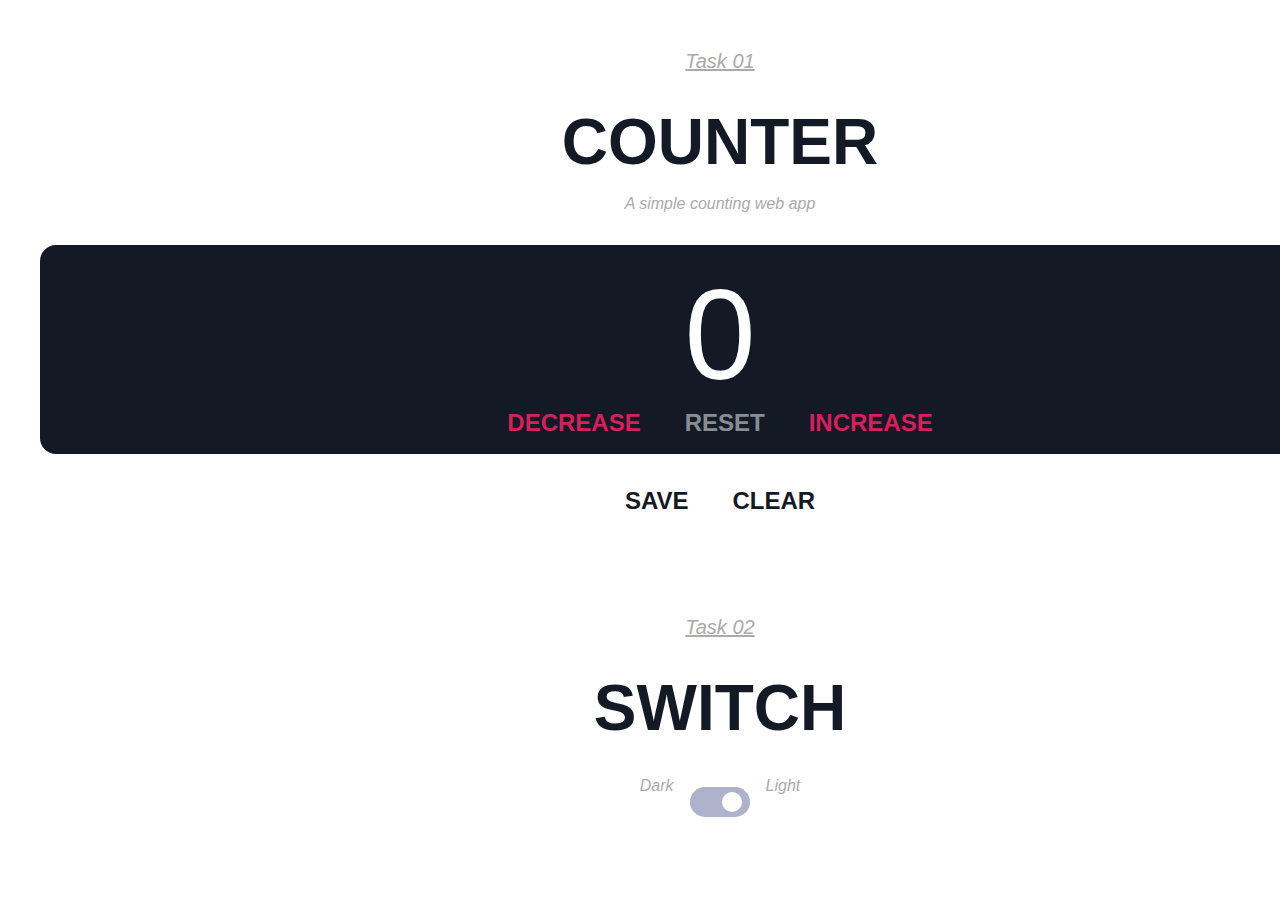
<file: lesson-05/module-08/index.html>
<!DOCTYPE html>
<html lang="en">
  <head>
    <meta charset="UTF-8" />
    <meta name="viewport" content="width=device-width, initial-scale=1.0" />
    <title>Lesson 16</title>

    <link rel="stylesheet" href="./main.css" />
    <script type="module" src="./js/counter.js" defer></script>
    <script type="module" src="./js/switch.js" defer></script>
  </head>
  <body class="light">
    <!-- Task - 01 -->
    <section>
      <div class="container">
        <p class="task-title">Task 01</p>
        <h1>Counter</h1>
        <p>A simple counting web app</p>

        <div class="counter">
          <div class="counter-value js-counter-value">0</div>

          <div class="counter-controls js-counter-controls">
            <button data-action="decrease">Decrease</button>
            <button data-action="reset">Reset</button>
            <button data-action="increase">Increase</button>
          </div>
        </div>

        <div class="save js-save">
          <button data-action="save">Save</button>
          <button data-action="clear-save">Clear</button>
        </div>
      </div>
    </section>

    <!-- Task - 02 -->
    <section>
      <div class="container">
        <p class="task-title">Task 02</p>
        <h2>Switch</h2>
        <div class="toggle-switch">
          <p>Dark</p>
          <span>
            <label class="switch">
              <input id="theme-switch" type="checkbox" />
              <span class="slider round"></span>
            </label>
          </span>
          <p>Light</p>
        </div>
      </div>
    </section>
  </body>
</html>
</file>
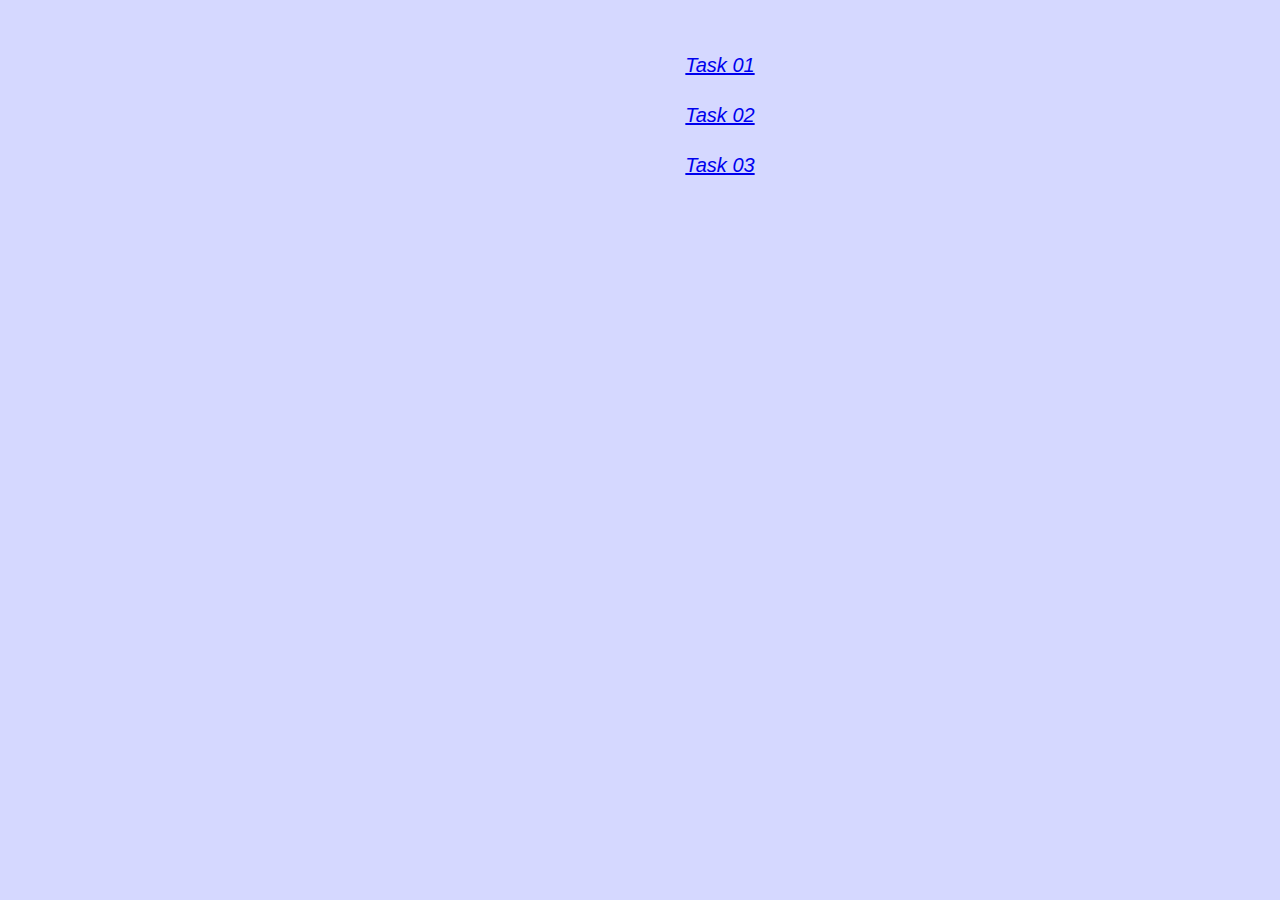
<file: lesson-05/module-09/index.html>
<!DOCTYPE html>
<html lang="en">
  <head>
    <meta charset="UTF-8" />
    <meta name="viewport" content="width=device-width, initial-scale=1.0" />
    <title>Lesson 17</title>

    <link rel="stylesheet" href="./css/main.css" />
    <script type="module" src="./promise.js" defer></script>
  </head>
  <body>
    <section>
      <div class="container">
        <a href="./pages/calendar.html" class="task-title">Task 01</a>

        <a href="./pages/ageCalculator.html" class="task-title">Task 02</a>

        <a href="./pages/bodyImage.html" class="task-title">Task 03</a>
      </div>
    </section>
  </body>
</html>
</file>
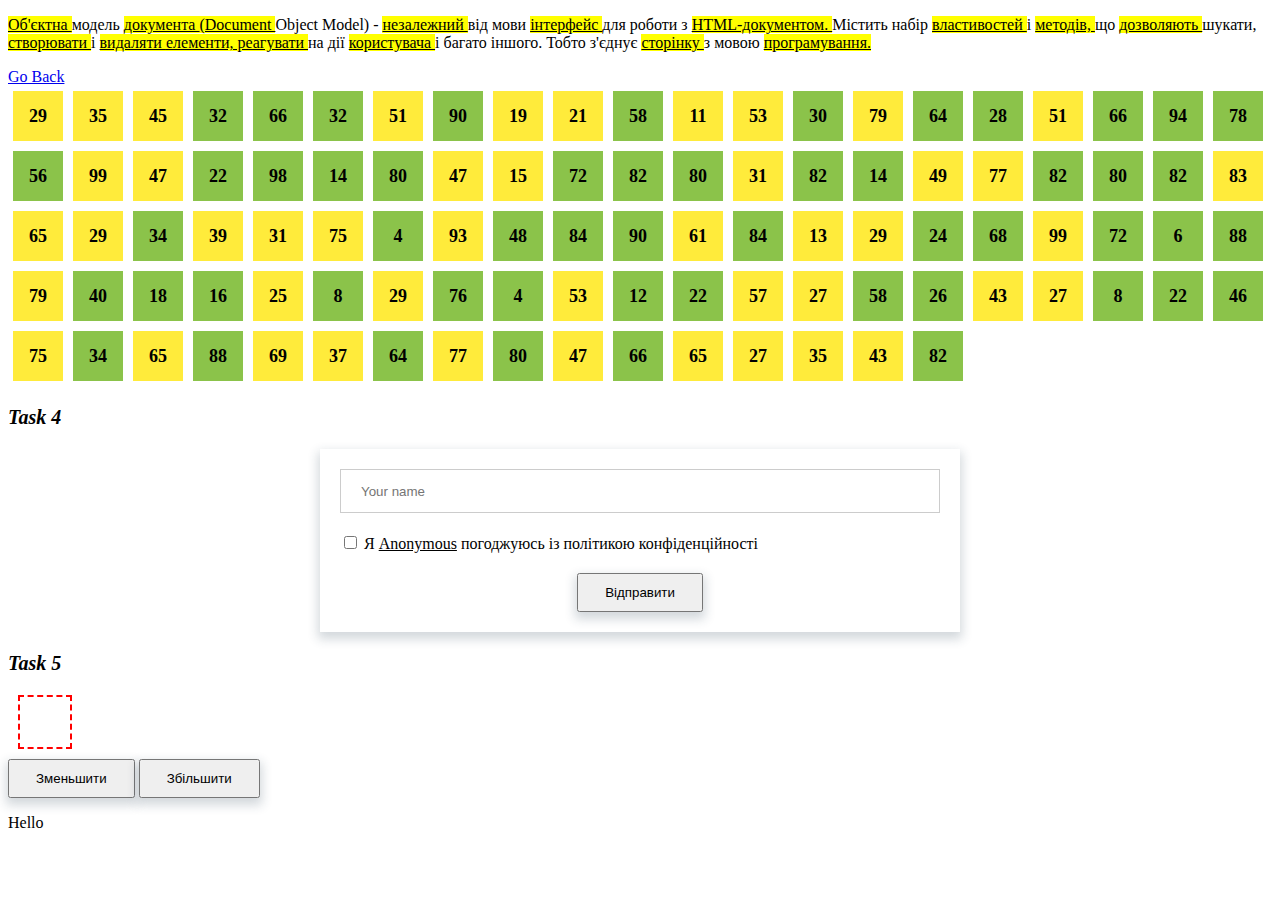
<file: lesson-04/pages/module_06.html>
<!DOCTYPE html>
<html lang="en">
  <head>
    <meta charset="UTF-8" />
    <meta name="viewport" content="width=device-width, initial-scale=1.0" />
    <title>Module 06</title>
    <link rel="stylesheet" href="../css/module_6.css" />
  </head>
  <body>
    <a href="../main.html">Go Back</a>
    <!-- Task - 04 -->
    <p class="task-title">Task 4</p>
    <form class="contact-form js-contact-form">
      <input
        name="userName"
        type="text"
        class="contact-form-input js-username-input"
        data-length="8"
        required
        placeholder="Your name"
      />
      <label class="js-policy-label">
        <input
          type="checkbox"
          name="accept"
          class="contact-form-checkbox js-policy-checkbox"
        />
        Я <span class="js-username-output">Anonymous</span> погоджуюсь із
        політикою конфіденційності
      </label>
      <button type="submit" class="contact-form-btn js-contact-form-submit">
        Відправити
      </button>
    </form>

    <!-- Task - 05 -->
    <p class="task-title">Task 5</p>
    <div class="js-btn-wrapper">
      <div class="box"></div>
      <button class="js-decrease" id="decrease">Зменьшити</button>
      <button class="js-increase" id="increase">Збільшити</button>
    </div>
    <p class="text">Hello</p>

    <script type="module" src="../js/module_6.js"></script>
  </body>
</html>
</file>
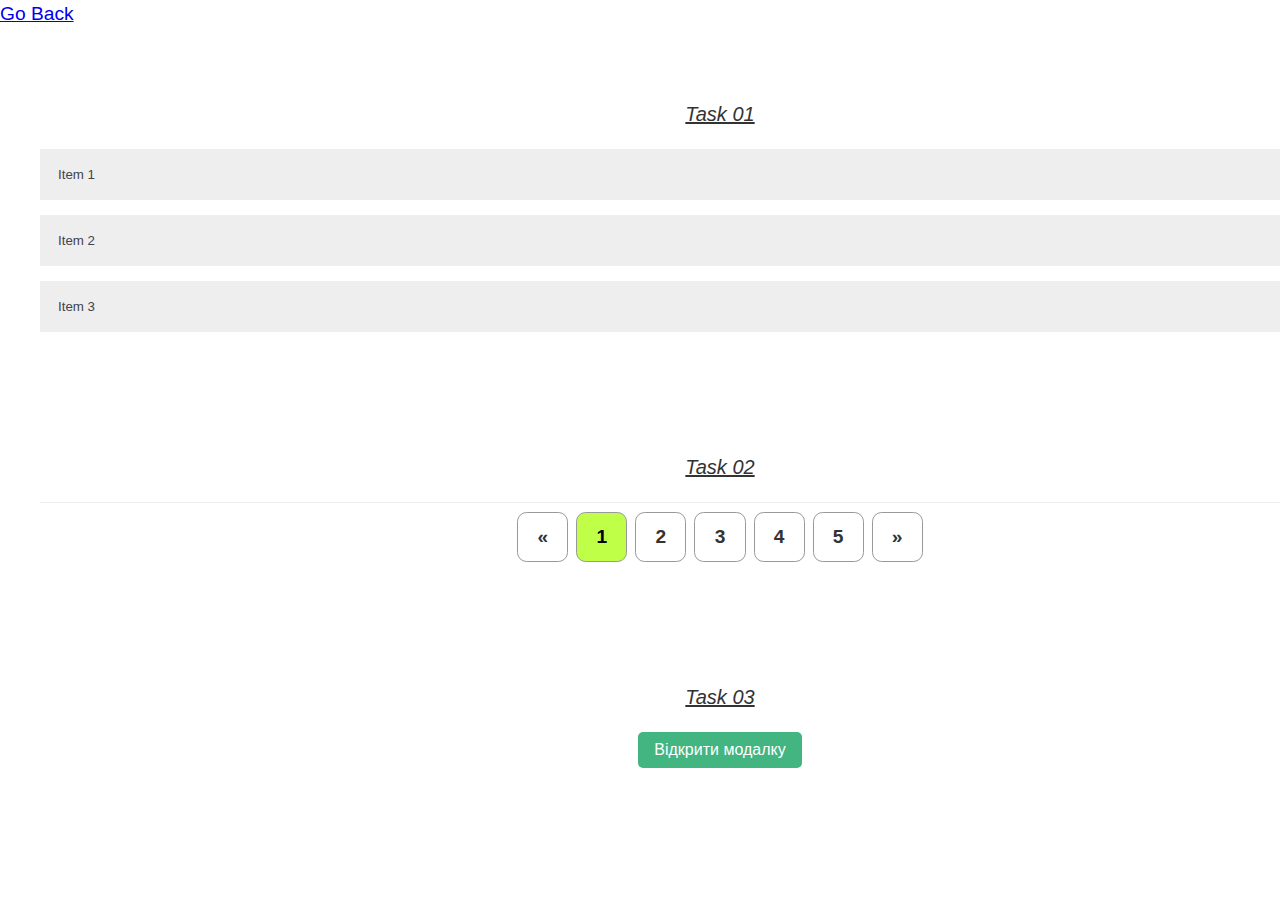
<file: lesson-04/pages/module_07.html>
<!DOCTYPE html>
<html lang="en">
  <head>
    <meta charset="UTF-8" />
    <meta name="viewport" content="width=device-width, initial-scale=1.0" />
    <title>Module 7</title>

    <!-- <link
      href="https://cdn.jsdelivr.net/npm/basiclightbox@5.0.4/dist/basicLightbox.min.css"
      rel="stylesheet"
    /> -->

    <!-- normalize -->
    <link
      rel="stylesheet"
      href="https://cdnjs.cloudflare.com/ajax/libs/modern-normalize/1.1.0/modern-normalize.min.css"
      integrity="sha512-wpPYUAdjBVSE4KJnH1VR1HeZfpl1ub8YT/NKx4PuQ5NmX2tKuGu6U/JRp5y+Y8XG2tV+wKQpNHVUX03MfMFn9Q=="
      crossorigin="anonymous"
      referrerpolicy="no-referrer"
    />

    <!-- css -->
    <link rel="stylesheet" href="../css/module_7.css" />
  </head>

  <body>
    <a href="../main.html">Go Back</a>
    <!-- Task - 01 -->
    <section>
      <div class="container">
        <p class="task-title">Task 01</p>

        <ul class="accordion-list list js-accordion-list">
          <li class="accordion-list-item">
            <button class="accordion js-accordion-btn">Item 1</button>
            <div class="panel js-panel">
              <p>
                Lorem ipsum dolor sit amet consectetur adipisicing elit.
                Inventore, labore deleniti ullam esse consequatur voluptatem
                veritatis, mollitia voluptas voluptatibus quia eveniet veniam,
                eaque corrupti id iste! Consequuntur temporibus doloribus
                assumenda!
              </p>
            </div>
          </li>

          <li class="accordion-list-item">
            <button class="accordion js-accordion-btn">Item 2</button>
            <div class="panel js-panel">
              <p>
                Lorem ipsum dolor sit amet consectetur adipisicing elit.
                Inventore, labore deleniti ullam esse consequatur voluptatem
                veritatis, mollitia voluptas voluptatibus quia eveniet veniam,
                eaque corrupti id iste! Consequuntur temporibus doloribus
                assumenda!
              </p>
            </div>
          </li>

          <li class="accordion-list-item">
            <button class="accordion js-accordion-btn">Item 3</button>
            <div class="panel js-panel">
              <p>
                Lorem ipsum dolor sit amet consectetur adipisicing elit.
                Inventore, labore deleniti ullam esse consequatur voluptatem
                veritatis, mollitia voluptas voluptatibus quia eveniet veniam,
                eaque corrupti id iste! Consequuntur temporibus doloribus
                assumenda!
              </p>
            </div>
          </li>
        </ul>
      </div>
    </section>

    <!-- Task - 02 -->
    <section>
      <div class="container">
        <p class="task-title">Task 02</p>

        <ul class="pagination js-pagination">
          <li data-type="prev" class="pagination__item">&laquo;</li>
          <li data-type="page" data-page="1" class="pagination__item active">
            1
          </li>
          <li data-type="page" data-page="2" class="pagination__item">2</li>
          <li data-type="page" data-page="3" class="pagination__item">3</li>
          <li data-type="page" data-page="4" class="pagination__item">4</li>
          <li data-type="page" data-page="5" class="pagination__item">5</li>
          <li data-type="next" class="pagination__item">&raquo;</li>
        </ul>
      </div>
    </section>

    <!-- Task - 01 -->
    <section>
      <div class="container">
        <p class="task-title">Task 03</p>

        <button type="button" class="modal-open js-modal-open">
          Відкрити модалку
        </button>
      </div>
    </section>

    <!-- <script src="https://cdn.jsdelivr.net/npm/basiclightbox@5.0.4/dist/basicLightbox.min.js"></script> -->

    <!-- js -->
    <script type="module" src="../js/module_7.js"></script>
  </body>
</html>
</file>
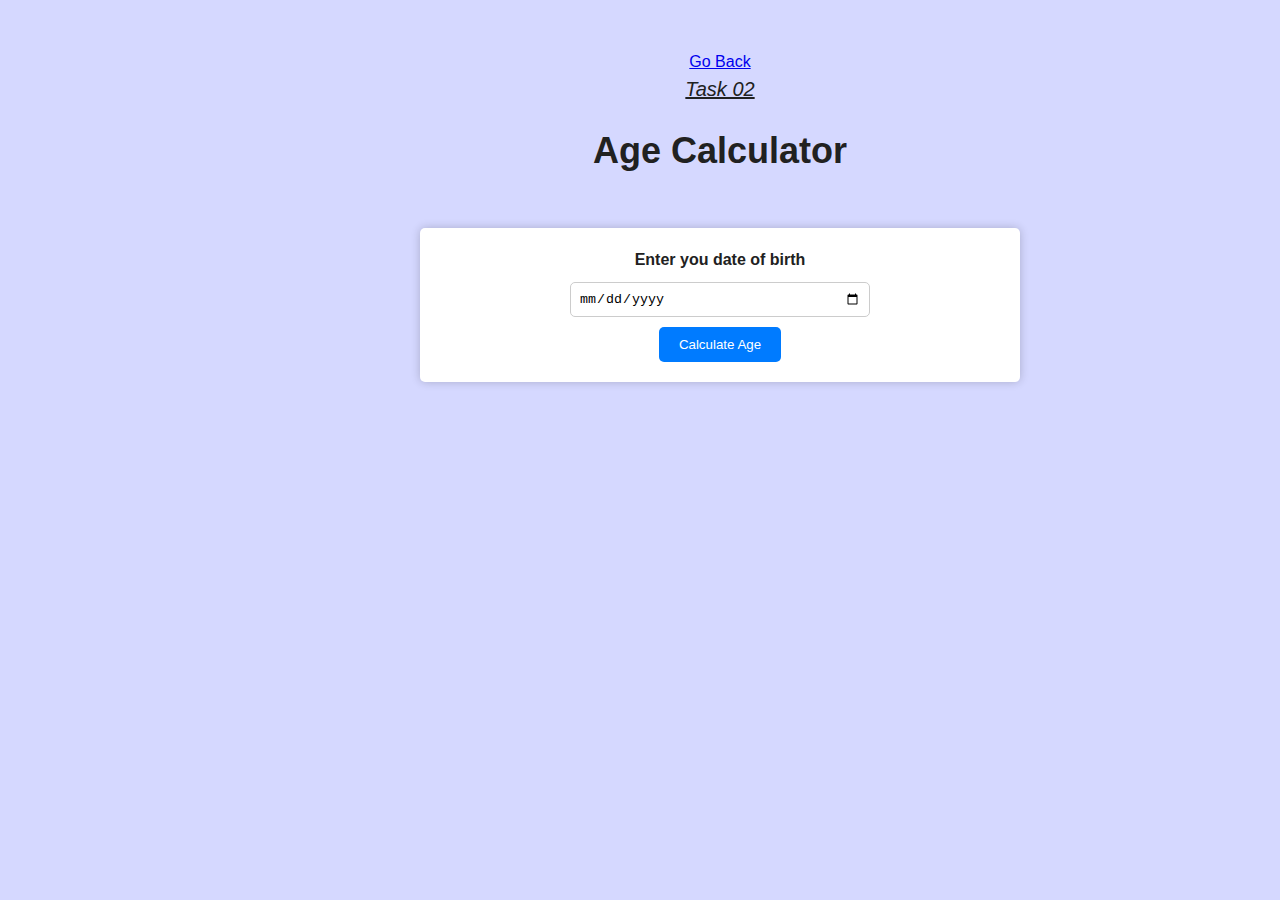
<file: lesson-05/module-09/pages/ageCalculator.html>
<!DOCTYPE html>
<html lang="en">
  <head>
    <meta charset="UTF-8" />
    <meta name="viewport" content="width=device-width, initial-scale=1.0" />
    <title>Document</title>

    <link rel="stylesheet" href="../css/main.css" />
    <script type="module" src="../js/age-calculator.js" defer></script>
  </head>
  <body>
    <!-- Task - 02 -->
    <section>
      <div class="container">
        <a href="../index.html">Go Back</a>
        <p class="task-title">Task 02</p>

        <h2>Age Calculator</h2>
        <div class="form">
          <label for="birthday">Enter you date of birth</label>
          <input type="date" class="js-input" name="birthday" />
          <button class="js-form-btn">Calculate Age</button>
          <p class="js-form-result"></p>
        </div>
      </div>
    </section>
  </body>
</html>
</file>
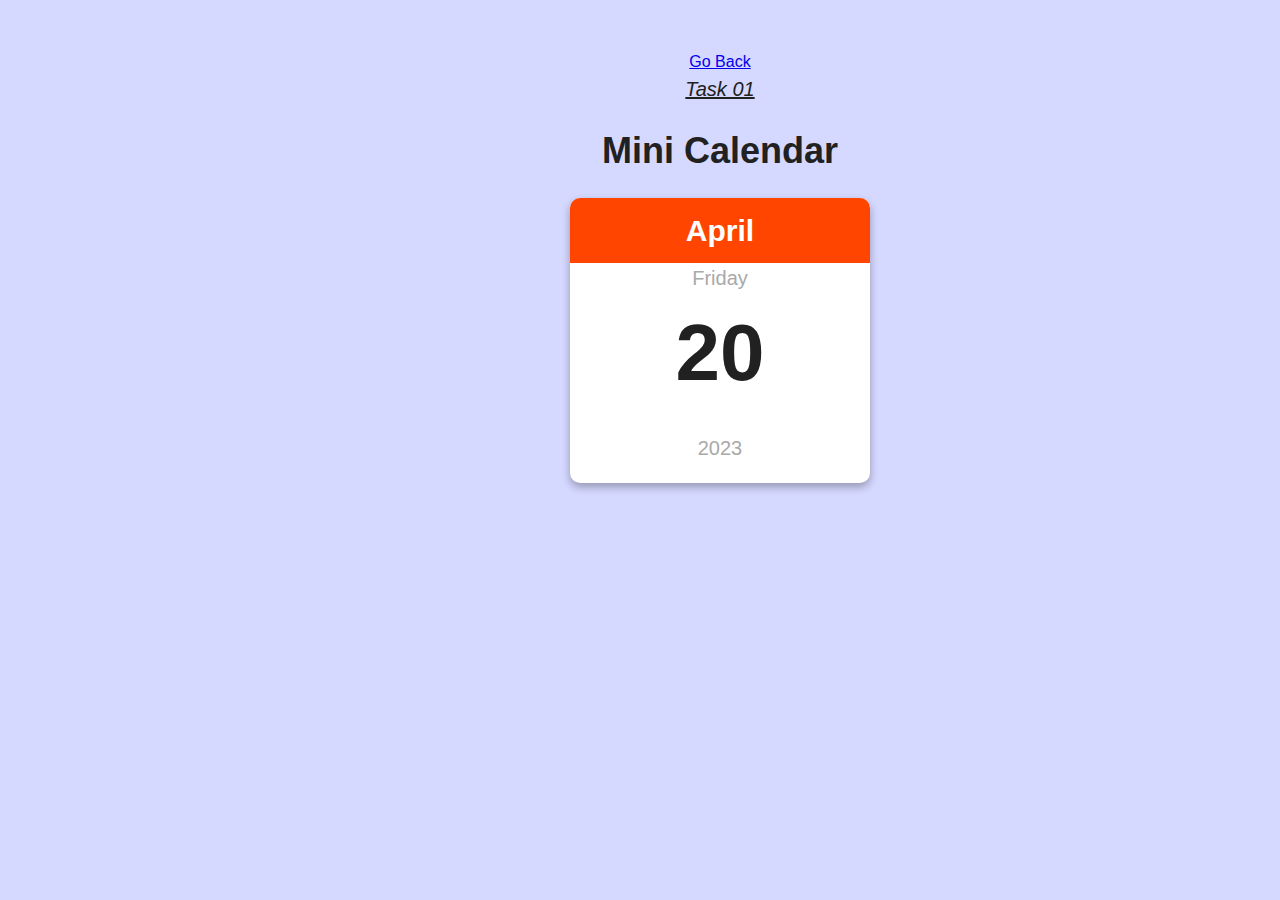
<file: lesson-05/module-09/pages/calendar.html>
<!DOCTYPE html>
<html lang="en">
  <head>
    <meta charset="UTF-8" />
    <meta name="viewport" content="width=device-width, initial-scale=1.0" />
    <title>Document</title>

    <link rel="stylesheet" href="../css/main.css" />
  </head>
  <body>
    <!-- Task - 01 -->
    <section>
      <div class="container">
        <a href="../index.html">Go Back</a>
        <p class="task-title">Task 01</p>

        <h1>Mini Calendar</h1>

        <div class="calendar-container">
          <p class="month-name js-month">April</p>
          <p class="day-name js-day">Friday</p>
          <p class="day-number js-day-number">20</p>
          <p class="year js-year">2023</p>
        </div>
      </div>
    </section>
  </body>
</html>
</file>
<file: lesson-05/module-08/main.css>
:root {
  --primary: #d81e5b;
  --secondary: #8a4fff;
  --grey: #aaa;
  --light: #eee;
  --dark: #131a26;
  --toggle-light: hsl(230, 22%, 74%);
  --toggle-dark: linear gradient hsl(210, 78%, 56%) to hsl(146, 68%, 55%);
}

* {
  margin: 0;
  box-sizing: border-box;

  font-family: "Fira sans", sans-serif;
}

body {
  background: var(--main-background);
  color: var(--main-font);
}

h1,
h2 {
  color: var(--dark);
  font-size: 4rem;
  text-transform: uppercase;
  margin-bottom: 1rem;
}

section {
  padding: 50px 0;
  text-align: center;
}

p {
  color: var(--grey);
  font-style: italic;
  margin-bottom: 2rem;
}

/* components */

.task-title {
  font-size: 20px;
  font-style: italic;
  font-weight: 500;
  text-decoration: underline;
}

.container {
  width: 1440px;
  margin: 0 auto;
  padding: 0px 40px;
}

.module-title {
  text-align: center;
}

/* counter */

.counter {
  background-color: var(--dark);
  padding: 1rem;
  border-radius: 1rem;
  color: white;
}

.counter-value {
  font-size: 8rem;
  text-align: center;
}

.counter-controls {
  display: flex;
  align-items: center;
  justify-content: center;
  margin: 0 -1rem;
}

button {
  appearance: none;
  outline: none;
  border: none;
  background: none;

  margin: 0 1rem;

  color: var(--primary);
  font-size: 1.5rem;
  font-weight: 700;
  text-transform: uppercase;

  cursor: pointer;
  transition: 0.4s ease-in-out;
}

button span {
  display: block;
  transition: 0.4s ease-in-out;
}

button[data-action="reset"] {
  color: white;
  opacity: 0.5;
}

button[data-action="reset"]:hover {
  opacity: 1;
}

.save {
  margin-top: 2rem;

  display: flex;
  align-items: center;
  justify-content: center;
}

.save button {
  color: var(--dark);
}

button:active {
  transform: scale(1.1);
}

@keyframes pulse {
  0% {
    transform: scale(1);
  }
  50% {
    transform: scale(1.1);
  }
  100% {
    transform: scale(1);
  }
}

/* switch */

/* The switch - the box around the slider */
.switch {
  position: relative;
  display: inline-block;
  width: 60px;
  height: 30px;
}

/* Hide default html checkbox */
.switch input {
  opacity: 0;
}

/* The slider */
.slider {
  position: absolute;
  cursor: pointer;
  top: 0;
  left: 0;
  right: 0;
  bottom: 0;
  background-color: var(--toggle-light);
  transition: 0.4s;
}

.slider:before {
  position: absolute;
  content: "";
  height: 20px;
  width: 20px;
  left: 32px;
  bottom: 5px;
  background-color: #fff;
  transition: 0.4s;
}

input:checked + .slider {
  background: linear-gradient(90grad, hsl(210, 78%, 56%), hsl(146, 68%, 55%));
}

input:checked + .slider:before {
  transform: translateX(-24px);
}
.slider,
.round {
  border-radius: 34px;
}

.round::before {
  border-radius: 50%;
}

input:checked + .round::before {
  background-color: hsl(230, 17%, 14%);
}
/* /THEME/ */
.dark {
  --main-background: hsl(230, 17%, 14%);
  --main-font: white;
}

.light {
  --main-background: white;
  --main-font: hsl(230, 17%, 14%);
}

.toggle-switch {
  display: flex;
  flex-direction: row;
  justify-content: center;
  align-items: center;
}
.toggle-switch p {
  padding: 1em;
}

/*  */

body.dark h1,
body.dark h2,
body.dark button {
  color: #fff;
}

/* * {
      box-sizing: border-box;
      margin: 0;
      padding: 0;
    }

    body {
      background-color: #f2f2f2;
      font-family: sans-serif;
    } */

/* .container {
      margin: 20px auto;
      width: 500px;
      background-color: #fff;
      padding: 20px;
      box-shadow: 0 0 10px rgba(0, 0, 0, 0.2);
    } */

/* h1 {
      text-align: center;
      margin-bottom: 20px;
    } */

form {
  display: flex;
}

input[type="text"] {
  flex: 1;
  padding: 10px;
  border: none;
  border-bottom: 2px solid #ddd;
  font-size: 18px;
}

button[type="submit"] {
  padding: 10px 20px;
  margin-left: 5px;
  background-color: #008cba;
  color: #fff;
  border: none;
  border-radius: 5px;
  cursor: pointer;
  font-size: 18px;
}

button[type="submit"]:hover {
  background-color: #006d9e;
}

ul {
  margin-top: 20px;
  list-style-type: none;
}

li {
  padding: 10px;
  background-color: #f2f2f2;
  margin-bottom: 5px;
  border-radius: 5px;
  position: relative;
  display: flex;
  justify-content: space-between;
}
li div {
  display: flex;
  gap: 8px;
}
li input {
  width: 70%;
  border: none;
  background-color: #f2f2f2;
}
li input.active {
  width: 70%;
  background-color: #ffffff;
}
li button[data-action="edit"] {
  background-color: #355075;
  color: #fff;
  border: none;
  cursor: pointer;
  padding: 5px 10px;
  border-radius: 5px;
}
li button[data-action="edit"].active {
  background-color: #2f7600;
  color: #fff;
}

li button[data-action="delete"] {
  background-color: #ff4d4d;
  color: #fff;
  border: none;
  cursor: pointer;
  padding: 5px 10px;
  border-radius: 5px;
}
li button:hover {
  opacity: 0.8;
}

/* foods */

.products-list {
  display: grid;
  max-width: 1140px;
  grid-template-columns: repeat(auto-fit, minmax(320px, 1fr));
  grid-auto-rows: 240px;
  grid-gap: 12px;
  justify-content: center;
  padding: 0;
  list-style: none;
  margin-left: auto;
  margin-right: auto;
}

.card-item {
  position: relative;
  box-shadow: 0px 1px 3px 0px rgba(0, 0, 0, 0.2),
    0px 1px 1px 0px rgba(0, 0, 0, 0.14), 0px 2px 1px -1px rgba(0, 0, 0, 0.12);
}

[data-heart] {
  cursor: pointer;
}

.checked {
  color: red; /* або будь-який інший стиль, який ви хочете застосувати до сердечка улюбленої страви */
}

img {
  height: 100%;
  width: 100%;
  object-fit: cover;
  transition: transform var(--animation-duration) var(--timing-function);
}
</file>
<file: lesson-05/module-09/css/main.css>
/* common */
* {
  box-sizing: border-box;
  margin: 0;
  padding: 0;
}

body {
  font-family: -apple-system, BlinkMacSystemFont, 'Segoe UI', Roboto, Oxygen,
    Ubuntu, Cantarell, 'Open Sans', 'Helvetica Neue', sans-serif;
  background-color: #d5d8ff;
  color: #212121;
  line-height: 1.5;
}

section {
  padding: 50px 0;
  text-align: center;
}
a {
  display: block;
}

/* components */
.task-title {
  font-size: 20px;
  font-style: italic;
  font-weight: 500;
  text-decoration: underline;
  margin-bottom: 20px;
}

.container {
  width: 1440px;
  margin: 0 auto;
  padding: 0px 40px;
}

.module-title {
  text-align: center;
}

/* calendar */
.calendar-container {
  background-color: white;
  width: 300px;
  text-align: center;
  border-radius: 10px;
  box-shadow: 0 4px 8px rgba(0, 0, 0, 0.3);
  overflow: hidden;
  margin: 0 auto;
}

.month-name {
  margin: 0;
  background-color: orangered;
  color: white;
  padding: 10px;
  font-size: 30px;
  font-weight: bold;
}

.day-name {
  font-size: 20px;
  color: darkgray;
}

.day-number {
  font-size: 80px;
  margin: 0;
  font-weight: bold;
}

.year {
  margin: 20px 0;
  font-size: 20px;
  color: darkgray;
  font-weight: 500;
}

/*  */

h1,
h2 {
  font-size: 36px;
  text-align: center;
  margin-top: 0;
  margin-bottom: 20px;
}

.form {
  display: flex;
  flex-direction: column;
  align-items: center;

  background-color: white;
  box-shadow: 0 0 10px rgba(0, 0, 0, 0.2);
  padding: 20px;
  max-width: 600px;
  margin: 0 auto;
  border-radius: 5px;
  margin-top: 50px;
}

label {
  font-weight: bold;
  margin-bottom: 10px;
}

input {
  padding: 8px;
  border: 1px solid #ccc;
  border-radius: 5px;
  width: 100%;
  max-width: 300px;
}

button {
  background-color: #007bff;
  color: white;
  border: none;
  padding: 10px 20px;
  border-radius: 5px;
  margin-top: 10px;
  cursor: pointer;
  transition: background-color 0.3s ease;
}

button:hover {
  background-color: #0062cc;
}

#result {
  margin-top: 20px;
  font-size: 24px;
  font-weight: bold;
}

/* clock styles */

.clock__items {
  display: flex;
  font-size: 18px;
  max-width: max-content;
  margin: 0 auto;
}

.clock__item {
  position: relative;
  margin-left: 10px;
  margin-right: 10px;
  padding-bottom: 15px;
  text-align: center;
}

.clock__item:not(:nth-child(3))::after {
  content: ':';
  position: absolute;
  right: -15px;
}

.clock__container.is-hidden {
  position: absolute;
  width: 1px;
  height: 1px;
  margin: -1px;
  border: 0;
  padding: 0;

  white-space: nowrap;
  clip-path: inset(100%);
  clip: rect(0 0 0 0);
  overflow: hidden;
}
</file>
<file: lesson-04/css/module_6.css>
.active {
  color: red;
}

.number-container {
  display: flex;
  flex-wrap: wrap;
}

.number {
  width: 50px;
  height: 50px;
  display: flex;
  justify-content: center;
  align-items: center;
  font-size: 18px;
  font-weight: bold;
  margin: 5px;
}

.even {
  background-color: #8bc34a;
}

.odd {
  background-color: #ffeb3b;
}

.film-list {
  list-style: none;
  display: flex;
  flex-wrap: wrap;
  gap: 30px;
}

img {
  width: 100%;
  height: 100%;
  max-width: unset;
  object-fit: cover;
}

/* tasks styles */
.task-title {
  font-size: 20px;
  font-style: italic;
  font-weight: 700;
}

button {
  align-self: center;
  padding: 10px 26px;
  cursor: pointer;

  box-shadow: 0px 5px 10px 2px rgba(34, 60, 80, 0.2);
}

.input-container {
  display: flex;
  align-items: center;
  justify-content: center;
  gap: 10px;
  margin: 0 auto;
}

/* form styles */
.contact-form {
  display: flex;
  flex-direction: column;
  width: 600px;
  margin: 0 auto;
  padding: 20px;
  box-shadow: 0px 5px 10px 2px rgba(34, 60, 80, 0.2);
}
.contact-form-input {
  height: 40px;
  border: 1px solid #cccccc;
  padding-left: 20px;
  margin-bottom: 20px;
}

.contact-form-btn {
  margin-top: 20px;
}

.success {
  outline: 3px solid greenyellow;
}

.error {
  outline: 3px solid red;
}

span {
  text-decoration: underline;
}

/* Box */
.box {
  width: 50px;
  height: 50px;
  border: 2px dashed red;
  margin: 10px;
}
</file>
<file: lesson-04/css/module_7.css>
/* common */
* {
  box-sizing: border-box;
}

body {
  background-color: #fff;
  color: #333;
  font: 1.2em / 1.5 Helvetica Neue, Helvetica, Arial, sans-serif;
  padding: 0;
  margin: 0;
}

button {
  cursor: pointer;
}

section {
  padding: 50px 0;
  text-align: center;
}

ul {
  list-style-type: none;
  margin: 0;
  padding: 0;
}

/* components */

.task-title {
  font-size: 20px;
  font-style: italic;
  font-weight: 500;
  text-decoration: underline;
}

.container {
  width: 1440px;
  margin: 0 auto;
  padding: 0px 40px;
}

.module-title {
  text-align: center;
}

/* accordion */
.accordion-list {
  display: flex;
  flex-direction: column;
  gap: 15px;
  list-style: none;
}
.accordion-list-item {
  position: relative;
  transition: all 500ms linear;
}
.accordion {
  background-color: #eee;
  color: #444;
  cursor: pointer;
  padding: 18px;
  width: 100%;
  text-align: left;
  border: none;
  outline: none;
  transition: 0.4s;
}
.active,
.accordion:hover {
  background-color: #ccc;
}
.panel {
  background-color: white;
  display: none;
  padding: 20px;
  overflow: hidden;
}
.panel.active {
  display: block;
}

/* pagination */

.pagination {
  display: flex;
  justify-content: center;
  border-top: 1px solid #eee;
  margin-top: 1em;
  padding-top: 0.5em;
  list-style: none;
}

.pagination__item {
  display: block;
  margin: 0 0.25rem;
  padding: 0.5em 1em;
  border: 1px solid #999;
  border-radius: 0.5em;
  font-weight: 900;
  text-decoration: none;
  cursor: pointer;
}

.pagination__item.active {
  background-color: #bfff48;
  color: #000000;
}

/* modal */

.modal {
  position: absolute;
  top: 50%;
  left: 50%;
  transform: translate(-50%, -50%);
  width: 96vw;
  max-width: 450px;
  height: 100vh;
  max-height: 610px;
  overflow-y: scroll;
  padding: 40px;
  background-color: #ffffff;
}

.close-btn {
  position: absolute;
  top: 8px;
  right: 8px;
  width: 30px;
  height: 30px;
  border-radius: 50%;
  border: 1px solid rgba(0, 0, 0, 0.1);
  background-color: transparent;
  cursor: pointer;
  padding: 0;
}

button.modal-open {
  background-color: #43b581;

  border: none;
  border-radius: 5px;
  color: #fff;
  cursor: pointer;
  font-size: 16px;
  height: 36px;
  padding: 8px 16px;
  transition: background-color 0.3s;
}

button.modal-open:hover {
  background-color: #3fb072;
}

@media screen and (min-width: 1200px) {
  .modal {
    max-width: 528px;
    max-height: 580px;
  }
}

/* form */
.login-form {
  display: flex;
  flex-direction: column;
  height: 100%;
  justify-content: space-around;
}

.login-form label {
  margin-bottom: 16px;
}

.login-form input,
.login-form button {
  width: 100%;
  padding: 4px;
  font: inherit;
}

.login-btn {
  background-color: #7289da;
  border: none;
  border-radius: 5px;
  color: #fff;
  cursor: pointer;
  font-size: 16px;
  height: 36px;
  padding: 8px 16px;
  transition: background-color 0.3s;
}

.login-btn:hover {
  background-color: #677bc4;
}
</file>
